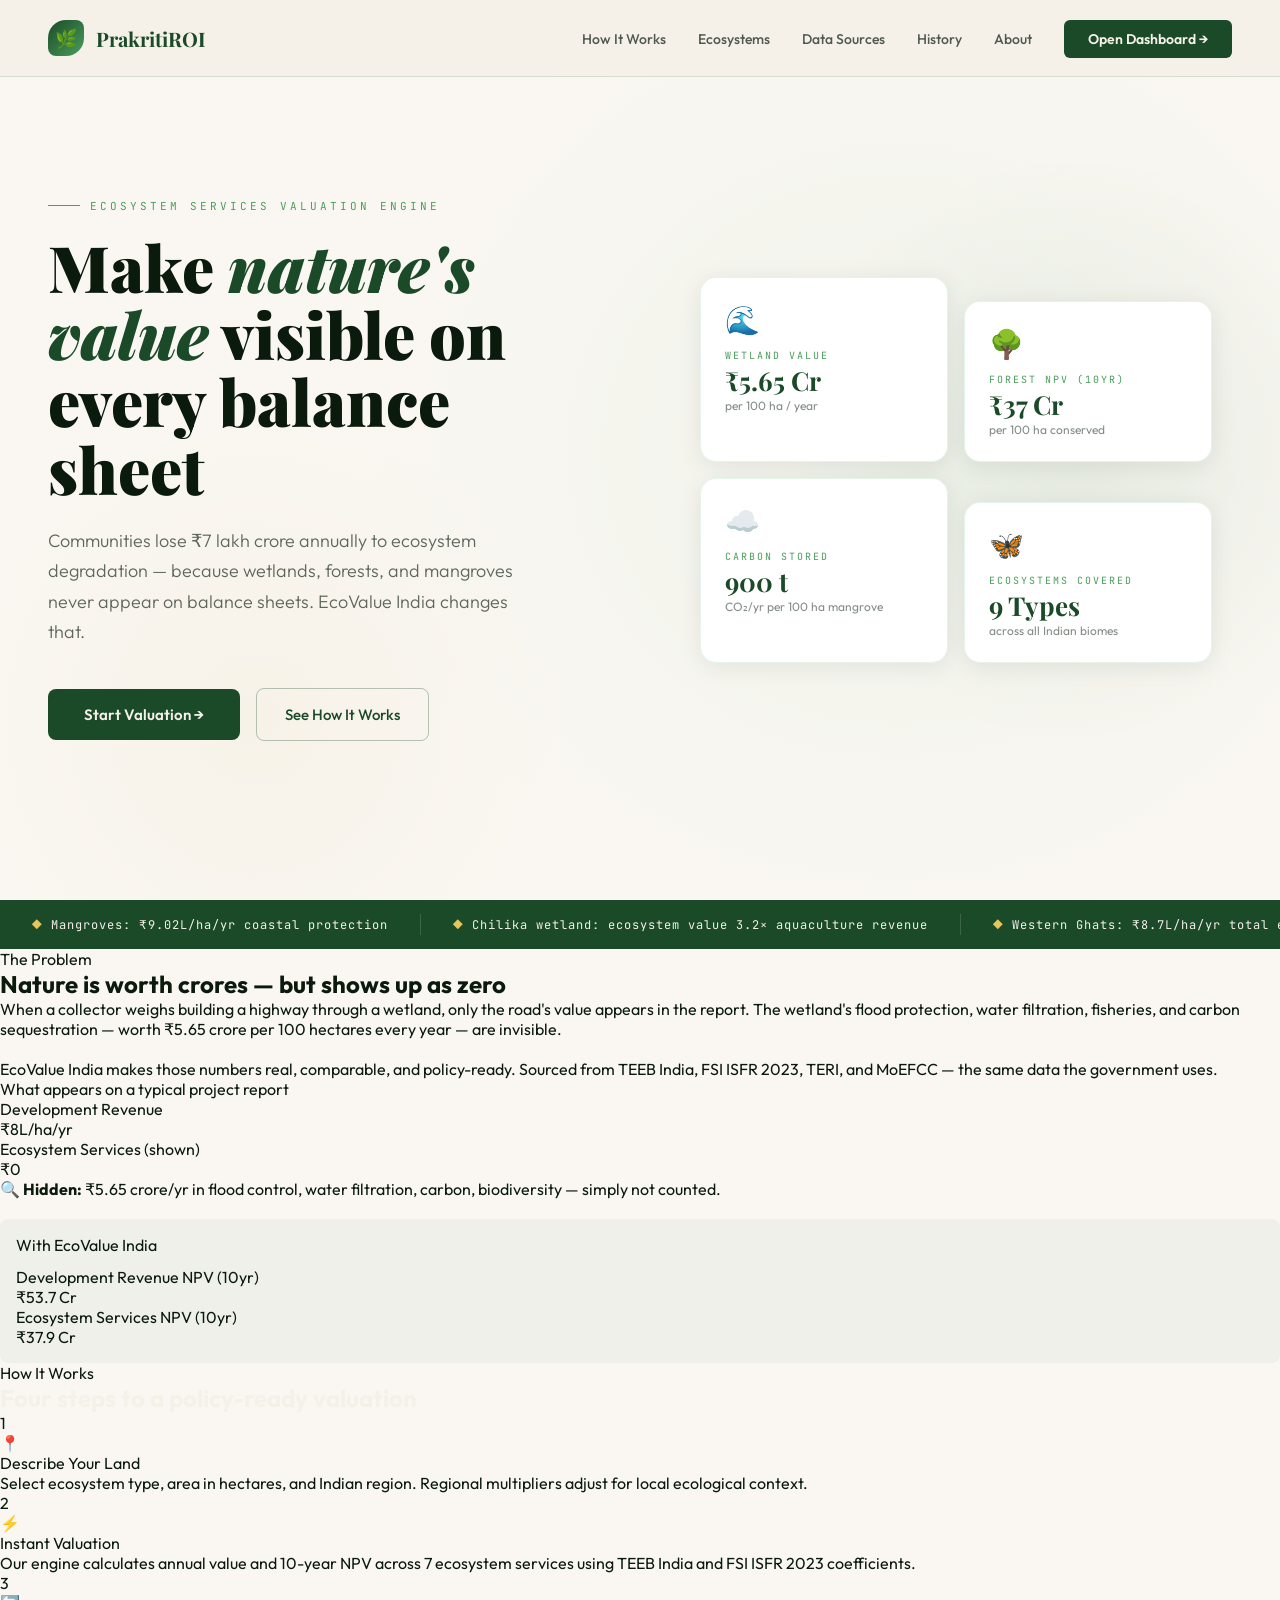
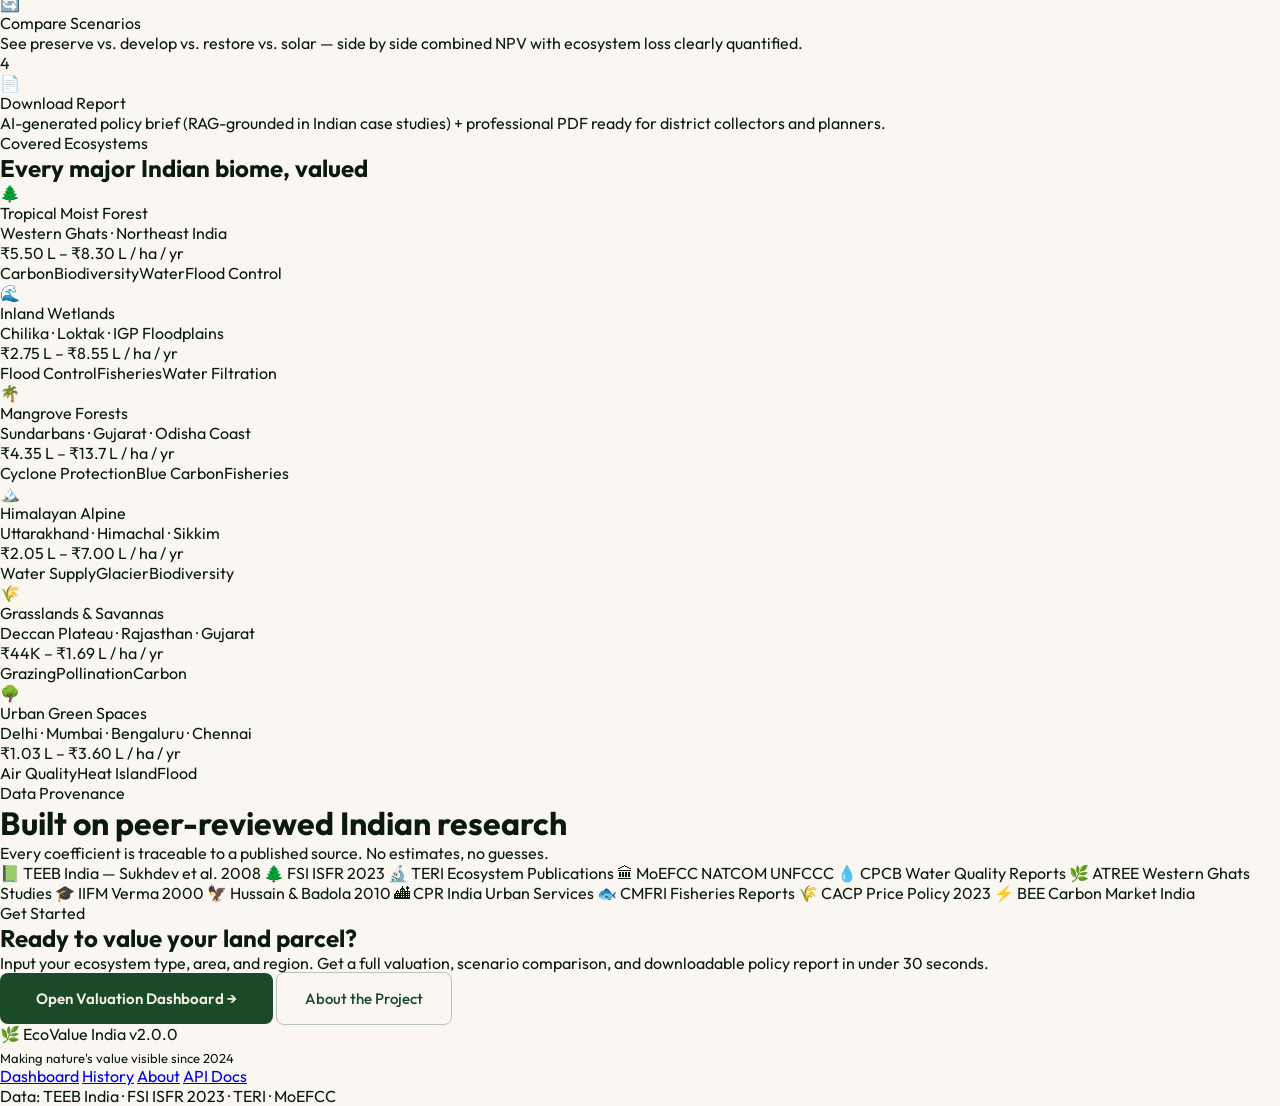
<file: index.html>
<!DOCTYPE html>
<html lang="en">
<head>
<meta charset="UTF-8">
<meta name="viewport" content="width=device-width, initial-scale=1.0">
<title>EcoValue India — Make Nature's Value Visible</title>
<link rel="preconnect" href="https://fonts.googleapis.com">
<link rel="stylesheet" href="/static/style.css">
<script src="/static/script.js" defer></script>
<link href="https://fonts.googleapis.com/css2?family=Playfair+Display:ital,wght@0,400;0,700;0,900;1,400;1,700&family=JetBrains+Mono:wght@300;400;500&family=Outfit:wght@300;400;500;600&display=swap" rel="stylesheet">
</head>
<body>

<!-- NAV -->
<nav>
  <a href="index.html" class="nav-brand">
    <div class="nav-leaf">🌿</div>
    <span class="nav-title">PrakritiROI</span>
  </a>
  <ul class="nav-links">
    <li><a href="#how">How It Works</a></li>
    <li><a href="#ecosystems">Ecosystems</a></li>
    <li><a href="#data">Data Sources</a></li>
    <li><a href="history.html">History</a></li>
    <li><a href="about.html">About</a></li>
    <li><a href="dashboard.html" class="nav-cta">Open Dashboard →</a></li>
  </ul>
</nav>

<!-- HERO -->
<section class="hero">
  <div class="hero-blob"></div>
  <div class="hero-left">
    <div class="hero-eyebrow fade-up">Ecosystem Services Valuation Engine</div>
    <h1 class="hero-title fade-up delay-1">
      Make <em>nature's value</em> visible on every balance sheet
    </h1>
    <p class="hero-sub fade-up delay-2">
      Communities lose ₹7 lakh crore annually to ecosystem degradation — because wetlands, forests, and mangroves never appear on balance sheets. EcoValue India changes that.
    </p>
    <div class="hero-actions fade-up delay-3">
      <a href="dashboard.html" class="btn-primary">Start Valuation →</a>
      <a href="#how" class="btn-ghost">See How It Works</a>
    </div>
  </div>
  <div class="hero-right fade-up delay-2">
    <div class="stat-card">
      <div class="stat-icon">🌊</div>
      <div class="stat-label">Wetland Value</div>
      <div class="stat-value">₹5.65 Cr</div>
      <div class="stat-sub">per 100 ha / year</div>
    </div>
    <div class="stat-card">
      <div class="stat-icon">🌳</div>
      <div class="stat-label">Forest NPV (10yr)</div>
      <div class="stat-value">₹37 Cr</div>
      <div class="stat-sub">per 100 ha conserved</div>
    </div>
    <div class="stat-card">
      <div class="stat-icon">☁️</div>
      <div class="stat-label">Carbon Stored</div>
      <div class="stat-value">900 t</div>
      <div class="stat-sub">CO₂/yr per 100 ha mangrove</div>
    </div>
    <div class="stat-card">
      <div class="stat-icon">🦋</div>
      <div class="stat-label">Ecosystems Covered</div>
      <div class="stat-value">9 Types</div>
      <div class="stat-sub">across all Indian biomes</div>
    </div>
  </div>
</section>

<!-- TICKER -->
<div class="ticker">
  <div class="ticker-inner" id="ticker">
    <span class="ticker-item"><span class="ticker-dot">◆</span> Mangroves: ₹9.02L/ha/yr coastal protection</span>
    <span class="ticker-item"><span class="ticker-dot">◆</span> Chilika wetland: ecosystem value 3.2× aquaculture revenue</span>
    <span class="ticker-item"><span class="ticker-dot">◆</span> Western Ghats: ₹8.7L/ha/yr total ecosystem value</span>
    <span class="ticker-item"><span class="ticker-dot">◆</span> Sundarbans: Rs.720 crore annual ecosystem value for 800 ha</span>
    <span class="ticker-item"><span class="ticker-dot">◆</span> Carbon: ₹2,200/tonne (voluntary market) — ₹3,500 (social cost)</span>
    <span class="ticker-item"><span class="ticker-dot">◆</span> India NDC: 2.5–3 billion tonne carbon sink target by 2030</span>
    <span class="ticker-item"><span class="ticker-dot">◆</span> Himalayan alpine: ₹4.52L/ha/yr water + biodiversity services</span>
    <span class="ticker-item"><span class="ticker-dot">◆</span> Mangroves: ₹9.02L/ha/yr coastal protection</span>
    <span class="ticker-item"><span class="ticker-dot">◆</span> Chilika wetland: ecosystem value 3.2× aquaculture revenue</span>
    <span class="ticker-item"><span class="ticker-dot">◆</span> Western Ghats: ₹8.7L/ha/yr total ecosystem value</span>
    <span class="ticker-item"><span class="ticker-dot">◆</span> Sundarbans: Rs.720 crore annual ecosystem value for 800 ha</span>
    <span class="ticker-item"><span class="ticker-dot">◆</span> Carbon: ₹2,200/tonne (voluntary market) — ₹3,500 (social cost)</span>
    <span class="ticker-item"><span class="ticker-dot">◆</span> India NDC: 2.5–3 billion tonne carbon sink target by 2030</span>
    <span class="ticker-item"><span class="ticker-dot">◆</span> Himalayan alpine: ₹4.52L/ha/yr water + biodiversity services</span>
  </div>
</div>

<!-- PROBLEM -->
<section class="problem-grid">
  <div>
    <div class="section-label">The Problem</div>
    <h2 class="section-title">Nature is worth crores — but shows up as zero</h2>
    <p class="section-body" style="margin-bottom:20px">
      When a collector weighs building a highway through a wetland, only the road's value appears in the report. The wetland's flood protection, water filtration, fisheries, and carbon sequestration — worth ₹5.65 crore per 100 hectares every year — are invisible.
    </p>
    <p class="section-body">
      EcoValue India makes those numbers real, comparable, and policy-ready. Sourced from TEEB India, FSI ISFR 2023, TERI, and MoEFCC — the same data the government uses.
    </p>
  </div>
  <div class="problem-visual">
    <div class="balance-scale">
      <div class="scale-title">What appears on a typical project report</div>
      <div class="scale-row">
        <div class="scale-bar-wrap">
          <div class="scale-name">Development Revenue</div>
          <div class="scale-bar bar-visible" style="width:85%">₹8L/ha/yr</div>
        </div>
      </div>
      <div class="scale-row">
        <div class="scale-bar-wrap">
          <div class="scale-name">Ecosystem Services (shown)</div>
          <div class="scale-bar bar-hidden" style="width:8%; min-width:60px">₹0</div>
        </div>
      </div>
      <div class="invisible-label">
        🔍 <strong>Hidden:</strong> ₹5.65 crore/yr in flood control, water filtration, carbon, biodiversity — simply not counted.
      </div>
      <div style="margin-top:20px;padding:16px;background:rgba(45,110,66,0.05);border-radius:8px">
        <div class="scale-title" style="margin-bottom:12px">With EcoValue India</div>
        <div class="scale-row">
          <div class="scale-bar-wrap">
            <div class="scale-name">Development Revenue NPV (10yr)</div>
            <div class="scale-bar bar-visible" style="width:70%">₹53.7 Cr</div>
          </div>
        </div>
        <div class="scale-row">
          <div class="scale-bar-wrap">
            <div class="scale-name">Ecosystem Services NPV (10yr)</div>
            <div class="scale-bar bar-hidden" style="width:72%">₹37.9 Cr</div>
          </div>
        </div>
      </div>
    </div>
  </div>
</section>

<!-- HOW IT WORKS -->
<section class="how-section" id="how">
  <div class="how-inner">
    <div class="section-label">How It Works</div>
    <h2 class="section-title" style="color:var(--cream)">Four steps to a policy-ready valuation</h2>
    <div class="steps-grid">
      <div class="step">
        <div class="step-num">1</div>
        <div class="step-icon">📍</div>
        <div class="step-title">Describe Your Land</div>
        <div class="step-desc">Select ecosystem type, area in hectares, and Indian region. Regional multipliers adjust for local ecological context.</div>
      </div>
      <div class="step">
        <div class="step-num">2</div>
        <div class="step-icon">⚡</div>
        <div class="step-title">Instant Valuation</div>
        <div class="step-desc">Our engine calculates annual value and 10-year NPV across 7 ecosystem services using TEEB India and FSI ISFR 2023 coefficients.</div>
      </div>
      <div class="step">
        <div class="step-num">3</div>
        <div class="step-icon">🔄</div>
        <div class="step-title">Compare Scenarios</div>
        <div class="step-desc">See preserve vs. develop vs. restore vs. solar — side by side combined NPV with ecosystem loss clearly quantified.</div>
      </div>
      <div class="step">
        <div class="step-num">4</div>
        <div class="step-icon">📄</div>
        <div class="step-title">Download Report</div>
        <div class="step-desc">AI-generated policy brief (RAG-grounded in Indian case studies) + professional PDF ready for district collectors and planners.</div>
      </div>
    </div>
  </div>
</section>

<!-- ECOSYSTEMS -->
<section class="ecosystems-section" id="ecosystems">
  <div class="section-label">Covered Ecosystems</div>
  <h2 class="section-title">Every major Indian biome, valued</h2>
  <div class="eco-grid">
    <div class="eco-card forest">
      <span class="eco-emoji">🌲</span>
      <div class="eco-name">Tropical Moist Forest</div>
      <div class="eco-region">Western Ghats · Northeast India</div>
      <div class="eco-value">₹5.50 L – ₹8.30 L / ha / yr</div>
      <div class="eco-services">
        <span class="eco-tag">Carbon</span><span class="eco-tag">Biodiversity</span><span class="eco-tag">Water</span><span class="eco-tag">Flood Control</span>
      </div>
    </div>
    <div class="eco-card wetland">
      <span class="eco-emoji">🌊</span>
      <div class="eco-name">Inland Wetlands</div>
      <div class="eco-region">Chilika · Loktak · IGP Floodplains</div>
      <div class="eco-value">₹2.75 L – ₹8.55 L / ha / yr</div>
      <div class="eco-services">
        <span class="eco-tag">Flood Control</span><span class="eco-tag">Fisheries</span><span class="eco-tag">Water Filtration</span>
      </div>
    </div>
    <div class="eco-card mangrove">
      <span class="eco-emoji">🌴</span>
      <div class="eco-name">Mangrove Forests</div>
      <div class="eco-region">Sundarbans · Gujarat · Odisha Coast</div>
      <div class="eco-value">₹4.35 L – ₹13.7 L / ha / yr</div>
      <div class="eco-services">
        <span class="eco-tag">Cyclone Protection</span><span class="eco-tag">Blue Carbon</span><span class="eco-tag">Fisheries</span>
      </div>
    </div>
    <div class="eco-card himalaya">
      <span class="eco-emoji">🏔️</span>
      <div class="eco-name">Himalayan Alpine</div>
      <div class="eco-region">Uttarakhand · Himachal · Sikkim</div>
      <div class="eco-value">₹2.05 L – ₹7.00 L / ha / yr</div>
      <div class="eco-services">
        <span class="eco-tag">Water Supply</span><span class="eco-tag">Glacier</span><span class="eco-tag">Biodiversity</span>
      </div>
    </div>
    <div class="eco-card grass">
      <span class="eco-emoji">🌾</span>
      <div class="eco-name">Grasslands & Savannas</div>
      <div class="eco-region">Deccan Plateau · Rajasthan · Gujarat</div>
      <div class="eco-value">₹44K – ₹1.69 L / ha / yr</div>
      <div class="eco-services">
        <span class="eco-tag">Grazing</span><span class="eco-tag">Pollination</span><span class="eco-tag">Carbon</span>
      </div>
    </div>
    <div class="eco-card urban">
      <span class="eco-emoji">🌳</span>
      <div class="eco-name">Urban Green Spaces</div>
      <div class="eco-region">Delhi · Mumbai · Bengaluru · Chennai</div>
      <div class="eco-value">₹1.03 L – ₹3.60 L / ha / yr</div>
      <div class="eco-services">
        <span class="eco-tag">Air Quality</span><span class="eco-tag">Heat Island</span><span class="eco-tag">Flood</span>
      </div>
    </div>
  </div>
</section>

<!-- DATA SOURCES -->
<section class="data-section" id="data">
  <div class="data-inner">
    <div class="section-label">Data Provenance</div>
    <h2 class="section-title" style="font-size:32px">Built on peer-reviewed Indian research</h2>
    <p class="section-body">Every coefficient is traceable to a published source. No estimates, no guesses.</p>
    <div class="sources-row">
      <span class="source-pill">📗 TEEB India — Sukhdev et al. 2008</span>
      <span class="source-pill">🌲 FSI ISFR 2023</span>
      <span class="source-pill">🔬 TERI Ecosystem Publications</span>
      <span class="source-pill">🏛 MoEFCC NATCOM UNFCCC</span>
      <span class="source-pill">💧 CPCB Water Quality Reports</span>
      <span class="source-pill">🌿 ATREE Western Ghats Studies</span>
      <span class="source-pill">🎓 IIFM Verma 2000</span>
      <span class="source-pill">🦅 Hussain & Badola 2010</span>
      <span class="source-pill">🏙 CPR India Urban Services</span>
      <span class="source-pill">🐟 CMFRI Fisheries Reports</span>
      <span class="source-pill">🌾 CACP Price Policy 2023</span>
      <span class="source-pill">⚡ BEE Carbon Market India</span>
    </div>
  </div>
</section>

<!-- CTA -->
<section class="cta-section">
  <div class="section-label">Get Started</div>
  <h2 class="section-title">Ready to value your land parcel?</h2>
  <p class="section-body">Input your ecosystem type, area, and region. Get a full valuation, scenario comparison, and downloadable policy report in under 30 seconds.</p>
  <div class="cta-actions">
    <a href="dashboard.html" class="btn-primary">Open Valuation Dashboard →</a>
    <a href="about.html" class="btn-ghost">About the Project</a>
  </div>
</section>

<!-- FOOTER -->
<footer>
  <div>
    <div class="footer-brand">🌿 EcoValue India v2.0.0</div>
    <div style="margin-top:6px;font-size:13px">Making nature's value visible since 2024</div>
  </div>
  <div class="footer-links">
    <a href="dashboard.html">Dashboard</a>
    <a href="history.html">History</a>
    <a href="about.html">About</a>
    <a href="/docs" target="_blank">API Docs</a>
  </div>
  <div class="footer-copy">Data: TEEB India · FSI ISFR 2023 · TERI · MoEFCC</div>
</footer>

</body>
</html>
</file>
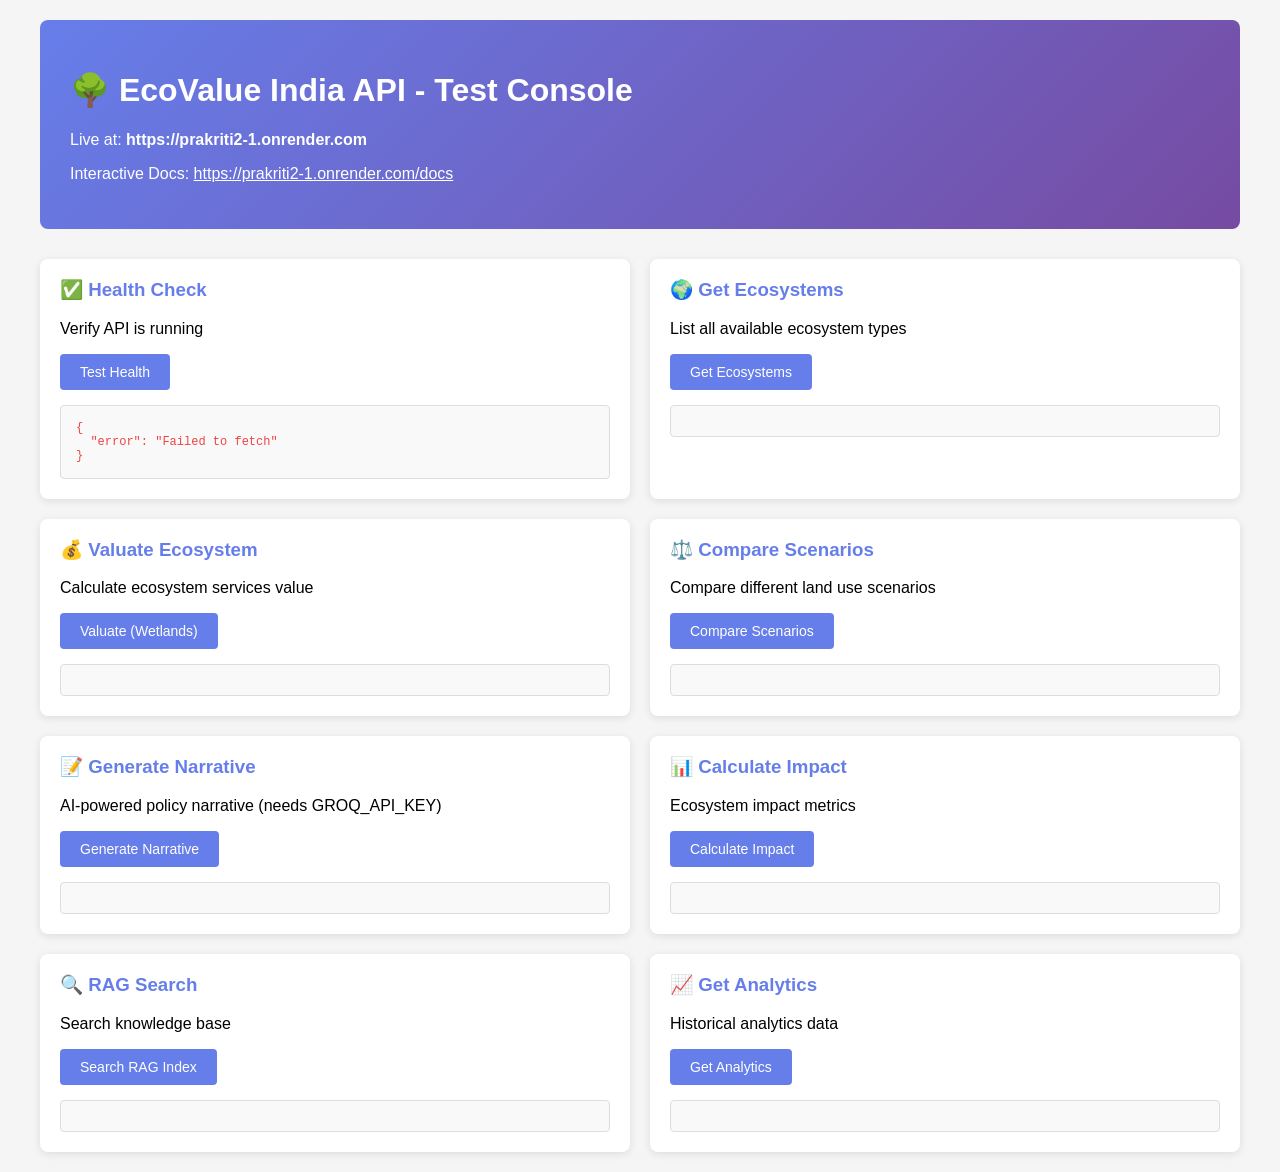
<file: api-test.html>
<!DOCTYPE html>
<html lang="en">
<head>
    <meta charset="UTF-8">
    <meta name="viewport" content="width=device-width, initial-scale=1.0">
    <title>EcoValue India API - Test Console</title>
    <style>
        body {
            font-family: -apple-system, BlinkMacSystemFont, "Segoe UI", Roboto, sans-serif;
            max-width: 1200px;
            margin: 0 auto;
            padding: 20px;
            background: #f5f5f5;
        }
        .header {
            background: linear-gradient(135deg, #667eea 0%, #764ba2 100%);
            color: white;
            padding: 30px;
            border-radius: 8px;
            margin-bottom: 30px;
        }
        .container {
            display: grid;
            grid-template-columns: 1fr 1fr;
            gap: 20px;
        }
        .endpoint {
            background: white;
            padding: 20px;
            border-radius: 8px;
            box-shadow: 0 2px 8px rgba(0,0,0,0.1);
        }
        .endpoint h3 {
            margin-top: 0;
            color: #667eea;
        }
        .endpoint button {
            background: #667eea;
            color: white;
            border: none;
            padding: 10px 20px;
            border-radius: 4px;
            cursor: pointer;
            font-size: 14px;
        }
        .endpoint button:hover {
            background: #764ba2;
        }
        .response {
            background: #f9f9f9;
            border: 1px solid #ddd;
            border-radius: 4px;
            padding: 15px;
            margin-top: 15px;
            max-height: 400px;
            overflow-y: auto;
            font-family: monospace;
            font-size: 12px;
            white-space: pre-wrap;
            word-break: break-all;
        }
        .status-success {
            color: #22c55e;
        }
        .status-error {
            color: #ef4444;
        }
        .loading {
            color: #64748b;
        }
    </style>
</head>
<body>
    <div class="header">
        <h1>🌳 EcoValue India API - Test Console</h1>
        <p>Live at: <strong>https://prakriti2-1.onrender.com</strong></p>
        <p>Interactive Docs: <a href="https://prakriti2-1.onrender.com/docs" target="_blank" style="color: white; text-decoration: underline;">https://prakriti2-1.onrender.com/docs</a></p>
    </div>

    <div class="container">
        <!-- Health Check -->
        <div class="endpoint">
            <h3>✅ Health Check</h3>
            <p>Verify API is running</p>
            <button onclick="testHealth()">Test Health</button>
            <div id="health-response" class="response"></div>
        </div>

        <!-- Get Ecosystems -->
        <div class="endpoint">
            <h3>🌍 Get Ecosystems</h3>
            <p>List all available ecosystem types</p>
            <button onclick="getEcosystems()">Get Ecosystems</button>
            <div id="ecosystems-response" class="response"></div>
        </div>

        <!-- Valuate Ecosystem -->
        <div class="endpoint">
            <h3>💰 Valuate Ecosystem</h3>
            <p>Calculate ecosystem services value</p>
            <button onclick="valuateEcosystem()">Valuate (Wetlands)</button>
            <div id="valuate-response" class="response"></div>
        </div>

        <!-- Compare Scenarios -->
        <div class="endpoint">
            <h3>⚖️ Compare Scenarios</h3>
            <p>Compare different land use scenarios</p>
            <button onclick="compareScenarios()">Compare Scenarios</button>
            <div id="compare-response" class="response"></div>
        </div>

        <!-- Generate Narrative (requires GROQ_API_KEY) -->
        <div class="endpoint">
            <h3>📝 Generate Narrative</h3>
            <p>AI-powered policy narrative (needs GROQ_API_KEY)</p>
            <button onclick="generateNarrative()">Generate Narrative</button>
            <div id="narrative-response" class="response"></div>
        </div>

        <!-- Calculate Impact -->
        <div class="endpoint">
            <h3>📊 Calculate Impact</h3>
            <p>Ecosystem impact metrics</p>
            <button onclick="calculateImpact()">Calculate Impact</button>
            <div id="impact-response" class="response"></div>
        </div>

        <!-- RAG Search -->
        <div class="endpoint">
            <h3>🔍 RAG Search</h3>
            <p>Search knowledge base</p>
            <button onclick="ragSearch()">Search RAG Index</button>
            <div id="rag-response" class="response"></div>
        </div>

        <!-- Analytics -->
        <div class="endpoint">
            <h3>📈 Get Analytics</h3>
            <p>Historical analytics data</p>
            <button onclick="getAnalytics()">Get Analytics</button>
            <div id="analytics-response" class="response"></div>
        </div>
    </div>

    <script>
        const API_BASE_URL = "https://prakriti2-1.onrender.com";

        function displayResponse(elementId, data, isError = false) {
            const element = document.getElementById(elementId);
            const className = isError ? 'status-error' : 'status-success';
            element.innerHTML = `<span class="${className}">${JSON.stringify(data, null, 2)}</span>`;
        }

        function showLoading(elementId) {
            const element = document.getElementById(elementId);
            element.innerHTML = '<span class="loading">Loading...</span>';
        }

        async function testHealth() {
            showLoading('health-response');
            try {
                const response = await fetch(`${API_BASE_URL}/health`);
                const data = await response.json();
                displayResponse('health-response', data);
            } catch (error) {
                displayResponse('health-response', { error: error.message }, true);
            }
        }

        async function getEcosystems() {
            showLoading('ecosystems-response');
            try {
                const response = await fetch(`${API_BASE_URL}/api/v1/ecosystems`);
                const data = await response.json();
                displayResponse('ecosystems-response', data);
            } catch (error) {
                displayResponse('ecosystems-response', { error: error.message }, true);
            }
        }

        async function valuateEcosystem() {
            showLoading('valuate-response');
            try {
                const response = await fetch(`${API_BASE_URL}/api/v1/valuate`, {
                    method: "POST",
                    headers: {
                        "Content-Type": "application/json"
                    },
                    body: JSON.stringify({
                        ecosystem_type: "wetlands_inland",
                        area_hectares: 100,
                        region: "indo_gangetic_plain"
                    })
                });
                const data = await response.json();
                displayResponse('valuate-response', data);
            } catch (error) {
                displayResponse('valuate-response', { error: error.message }, true);
            }
        }

        async function compareScenarios() {
            showLoading('compare-response');
            try {
                const response = await fetch(`${API_BASE_URL}/api/v1/scenarios/compare`, {
                    method: "POST",
                    headers: {
                        "Content-Type": "application/json"
                    },
                    body: JSON.stringify({
                        area_hectares: 100,
                        region: "indo_gangetic_plain",
                        scenarios: ["wetlands_inland", "forest_dry"]
                    })
                });
                const data = await response.json();
                displayResponse('compare-response', data);
            } catch (error) {
                displayResponse('compare-response', { error: error.message }, true);
            }
        }

        async function generateNarrative() {
            showLoading('narrative-response');
            try {
                const response = await fetch(`${API_BASE_URL}/api/v1/report/narrative`, {
                    method: "POST",
                    headers: {
                        "Content-Type": "application/json"
                    },
                    body: JSON.stringify({
                        valuation_result: {
                            ecosystem_type: "wetlands_inland",
                            area_hectares: 100,
                            region: "indo_gangetic_plain",
                            annual_value_mid: 50850000,
                            npv: 341207639.14,
                            carbon_annual_tonnes: 475.0,
                            climate_resilience_score: 88,
                            biodiversity_index: 82
                        },
                        location_name: "Test Wetland"
                    })
                });
                const data = await response.json();
                displayResponse('narrative-response', data);
            } catch (error) {
                displayResponse('narrative-response', { error: error.message }, true);
            }
        }

        async function calculateImpact() {
            showLoading('impact-response');
            try {
                const response = await fetch(`${API_BASE_URL}/api/v1/impact`, {
                    method: "POST",
                    headers: {
                        "Content-Type": "application/json"
                    },
                    body: JSON.stringify({
                        ecosystem_type: "wetlands_inland",
                        area_hectares: 100,
                        annual_value_inr: 50850000,
                        carbon_tonnes_yr: 475,
                        biodiversity_index: 82,
                        climate_score: 88,
                        services: []
                    })
                });
                const data = await response.json();
                displayResponse('impact-response', data);
            } catch (error) {
                displayResponse('impact-response', { error: error.message }, true);
            }
        }

        async function ragSearch() {
            showLoading('rag-response');
            try {
                const response = await fetch(`${API_BASE_URL}/api/v1/rag/search?q=wetland+flood+control&k=3`);
                const data = await response.json();
                displayResponse('rag-response', data);
            } catch (error) {
                displayResponse('rag-response', { error: error.message }, true);
            }
        }

        async function getAnalytics() {
            showLoading('analytics-response');
            try {
                const response = await fetch(`${API_BASE_URL}/api/v1/analytics`);
                const data = await response.json();
                displayResponse('analytics-response', data);
            } catch (error) {
                displayResponse('analytics-response', { error: error.message }, true);
            }
        }

        // Auto-test health on load
        window.onload = () => {
            testHealth();
        };
    </script>
</body>
</html>
</file>
<file: static/style.css>
:root {
  --ink:     #0a1a0d;
  --forest:  #1a4a28;
  --moss:    #2d6e42;
  --leaf:    #4a9e5c;
  --sage:    #7ec89a;
  --mist:    #c8ecd4;
  --cream:   #f5f0e8;
  --gold:    #c8a84b;
  --amber:   #e8c55a;
  --rust:    #c45c2a;
  --paper:   #faf7f2;
  --white:   #ffffff;
}

*, *::before, *::after { margin: 0; padding: 0; box-sizing: border-box; }

html { scroll-behavior: smooth; }

body {
  font-family: 'Outfit', sans-serif;
  background: var(--paper);
  color: var(--ink);
  overflow-x: hidden;
}

/* ── NAV ── */
nav {
  position: fixed; top: 0; left: 0; right: 0; z-index: 100;
  display: flex; align-items: center; justify-content: space-between;
  padding: 20px 48px;
  background: rgba(245,240,232,0.92);
  backdrop-filter: blur(12px);
  border-bottom: 1px solid rgba(45,110,66,0.15);
}

.nav-brand {
  display: flex; align-items: center; gap: 12px;
  text-decoration: none; color: var(--ink);
}

.nav-leaf {
  width: 36px; height: 36px;
  background: linear-gradient(135deg, var(--forest), var(--leaf));
  border-radius: 50% 8px 50% 8px;
  display: flex; align-items: center; justify-content: center;
  font-size: 18px;
}

.nav-title {
  font-family: 'Playfair Display', serif;
  font-size: 20px; font-weight: 700;
  color: var(--forest);
}

.nav-links {
  display: flex; align-items: center; gap: 32px;
  list-style: none;
}

.nav-links a {
  text-decoration: none; color: var(--ink);
  font-size: 14px; font-weight: 500;
  opacity: 0.7; transition: opacity 0.2s;
}

.nav-links a:hover { opacity: 1; color: var(--forest); }

.nav-cta {
  background: var(--forest) !important;
  color: var(--cream) !important;
  padding: 10px 24px !important;
  border-radius: 6px !important;
  opacity: 1 !important;
  font-weight: 600 !important;
  transition: background 0.2s !important;
}

.nav-cta:hover { background: var(--moss) !important; }

/* ── HERO ── */
.hero {
  min-height: 100vh;
  display: grid;
  grid-template-columns: 1fr 1fr;
  align-items: center;
  padding: 120px 48px 80px;
  gap: 80px;
  position: relative;
  overflow: hidden;
}

.hero::before {
  content: '';
  position: absolute; inset: 0;
  background: 
    radial-gradient(ellipse 60% 80% at 70% 50%, rgba(126,200,154,0.08) 0%, transparent 70%),
    radial-gradient(ellipse 40% 60% at 20% 80%, rgba(200,168,75,0.06) 0%, transparent 60%);
  pointer-events: none;
}

.hero-blob {
  position: absolute;
  right: -100px; top: 50%;
  transform: translateY(-50%);
  width: 600px; height: 600px;
  background: radial-gradient(ellipse, rgba(45,110,66,0.07) 0%, transparent 70%);
  border-radius: 60% 40% 70% 30% / 40% 60% 40% 60%;
  animation: blobmorph 12s ease-in-out infinite;
  pointer-events: none;
}

@keyframes blobmorph {
  0%, 100% { border-radius: 60% 40% 70% 30% / 40% 60% 40% 60%; }
  33% { border-radius: 40% 60% 30% 70% / 60% 40% 60% 40%; }
  66% { border-radius: 70% 30% 50% 50% / 30% 70% 50% 50%; }
}

.hero-left { position: relative; z-index: 1; }

.hero-eyebrow {
  font-family: 'JetBrains Mono', monospace;
  font-size: 11px; font-weight: 400;
  letter-spacing: 3px; text-transform: uppercase;
  color: var(--leaf);
  margin-bottom: 20px;
  display: flex; align-items: center; gap: 10px;
}

.hero-eyebrow::before {
  content: '';
  display: block; width: 32px; height: 1px;
  background: var(--leaf);
}

.hero-title {
  font-family: 'Playfair Display', serif;
  font-size: clamp(42px, 5vw, 68px);
  font-weight: 900;
  line-height: 1.05;
  color: var(--ink);
  margin-bottom: 24px;
}

.hero-title em {
  font-style: italic;
  color: var(--forest);
  position: relative;
}

.hero-title em::after {
  content: '';
  position: absolute;
  bottom: 4px; left: 0; right: 0;
  height: 3px;
  background: var(--gold);
  border-radius: 2px;
}

.hero-sub {
  font-size: 18px; font-weight: 300; line-height: 1.7;
  color: rgba(10,26,13,0.65);
  max-width: 480px;
  margin-bottom: 40px;
}

.hero-actions {
  display: flex; gap: 16px; align-items: center; flex-wrap: wrap;
}

.btn-primary {
  background: var(--forest);
  color: var(--cream);
  padding: 16px 36px;
  border-radius: 8px;
  text-decoration: none;
  font-weight: 600; font-size: 15px;
  transition: all 0.2s;
  display: inline-flex; align-items: center; gap: 8px;
}

.btn-primary:hover {
  background: var(--moss);
  transform: translateY(-2px);
  box-shadow: 0 8px 24px rgba(26,74,40,0.25);
}

.btn-ghost {
  color: var(--forest);
  padding: 16px 28px;
  border-radius: 8px;
  text-decoration: none;
  font-weight: 500; font-size: 15px;
  border: 1.5px solid rgba(26,74,40,0.3);
  transition: all 0.2s;
}

.btn-ghost:hover { border-color: var(--forest); background: rgba(26,74,40,0.04); }

.hero-right {
  position: relative; z-index: 1;
  display: grid;
  grid-template-columns: 1fr 1fr;
  gap: 16px;
  padding: 20px;
}

.stat-card {
  background: white;
  border-radius: 16px;
  padding: 24px;
  box-shadow: 0 4px 24px rgba(10,26,13,0.08);
  border: 1px solid rgba(126,200,154,0.2);
  transition: transform 0.3s;
  animation: floatCard 6s ease-in-out infinite;
}

.stat-card:nth-child(2) { animation-delay: -2s; margin-top: 24px; }
.stat-card:nth-child(3) { animation-delay: -4s; }
.stat-card:nth-child(4) { animation-delay: -1s; margin-top: 24px; }

@keyframes floatCard {
  0%, 100% { transform: translateY(0); }
  50% { transform: translateY(-8px); }
}

.stat-card:hover { transform: translateY(-4px) scale(1.02) !important; }

.stat-icon { font-size: 28px; margin-bottom: 12px; }
.stat-label {
  font-size: 10px; letter-spacing: 2px; text-transform: uppercase;
  color: var(--leaf); font-family: 'JetBrains Mono', monospace;
  margin-bottom: 6px;
}

.stat-value {
  font-family: 'Playfair Display', serif;
  font-size: 26px; font-weight: 700;
  color: var(--forest);
  line-height: 1;
  margin-bottom: 4px;
}

.stat-sub { font-size: 12px; color: rgba(10,26,13,0.5); }

/* ── TICKER ── */
.ticker {
  background: var(--forest);
  color: var(--cream);
  padding: 14px 0;
  overflow: hidden;
  white-space: nowrap;
}

.ticker-inner {
  display: inline-flex;
  animation: ticker 30s linear infinite;
  gap: 0;
}

.ticker-item {
  display: inline-flex; align-items: center; gap: 8px;
  padding: 0 32px;
  font-family: 'JetBrains Mono', monospace;
  font-size: 12px; letter-spacing: 1px;
  border-right: 1px solid rgba(255,255,255,0.15);
}

.ticker-dot { color: var(--amber); font-size: 16px; }

@keyframes ticker {
  from { transform: translateX(0); }
  to { transform: translateX(-50%); }
}

@keyframes fadeUp {
  from { opacity: 0; transform: translateY(24px); }
  to   { opacity: 1; transform: translateY(0); }
}

.fade-up {
  opacity: 0;
  animation: fadeUp 0.7s ease forwards;
}

@media (max-width: 900px) {
  nav { padding: 16px 24px; }
  .nav-links { display: none; }
  .hero { grid-template-columns: 1fr; padding: 100px 24px 60px; gap: 48px; }
  .hero-right { grid-template-columns: 1fr 1fr; }
  .section { padding: 60px 24px; }
  footer { padding: 32px 24px; flex-direction: column; }
}
</file>
